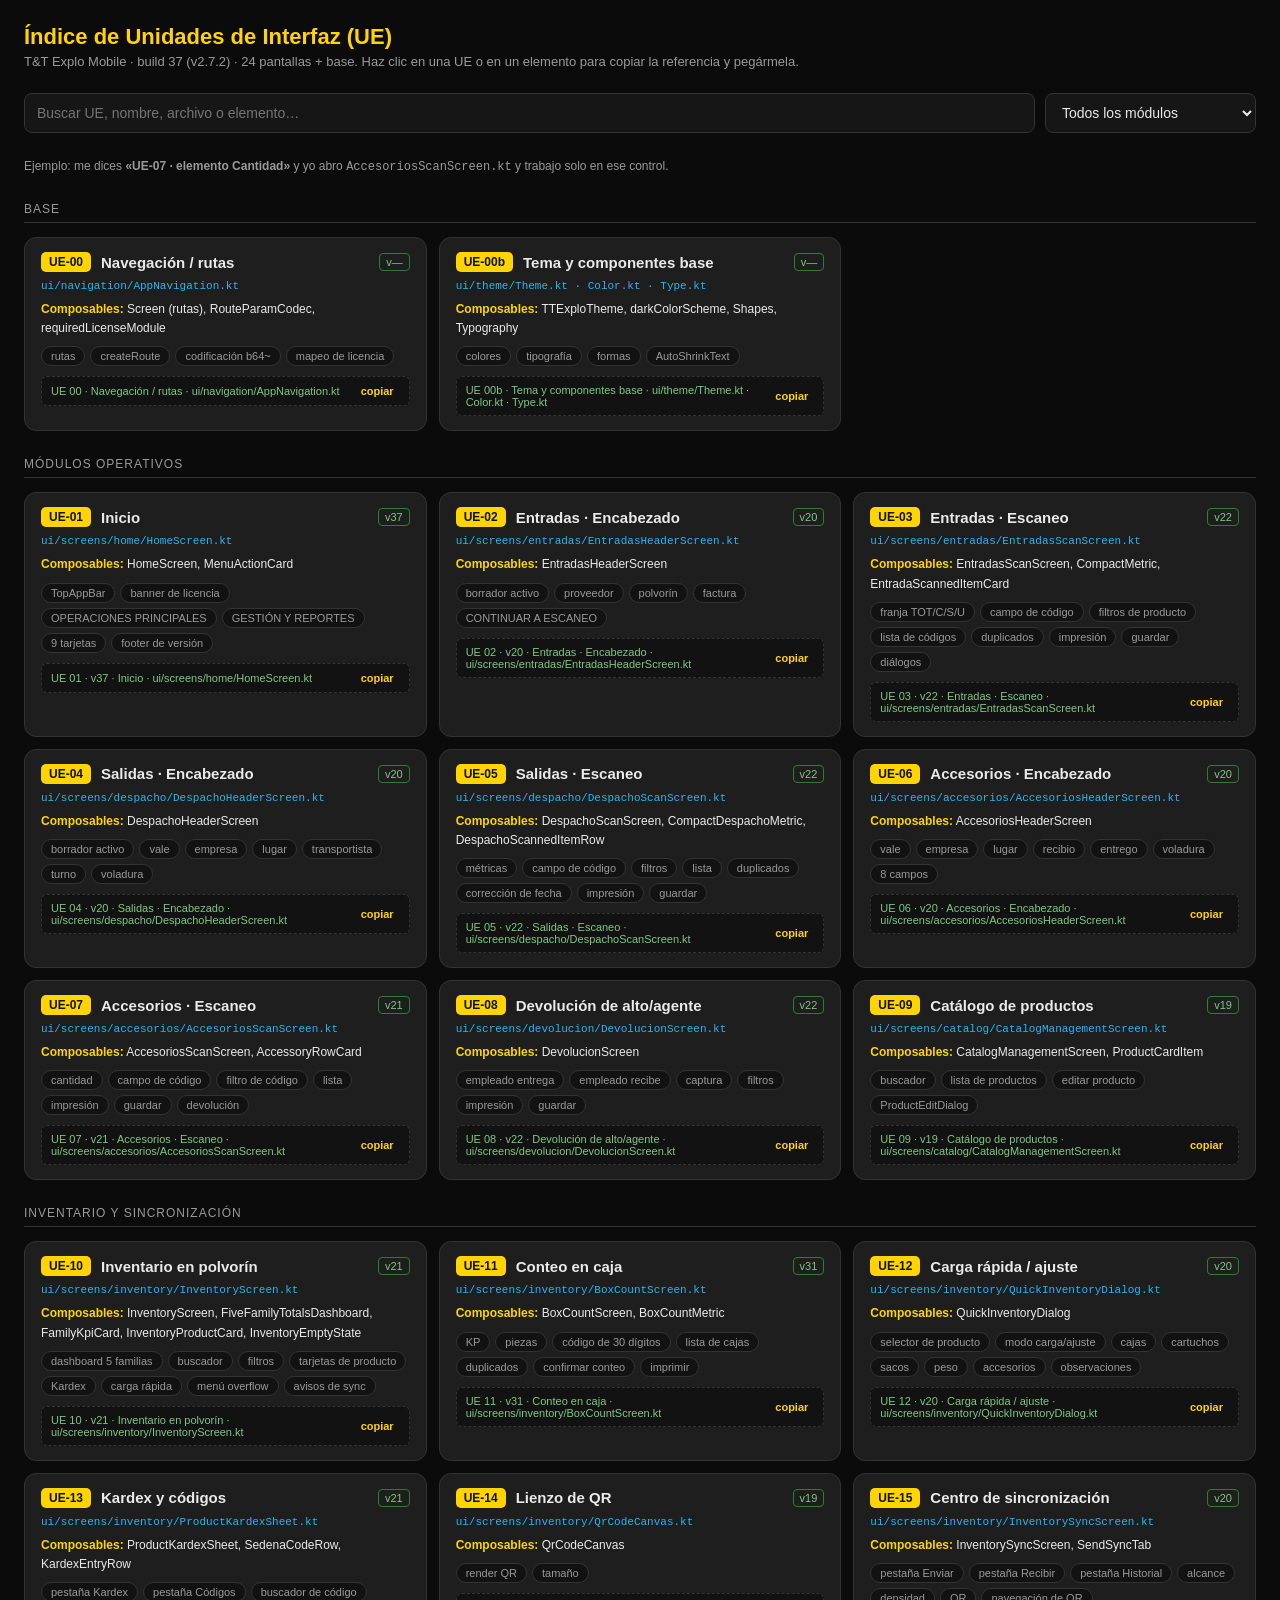
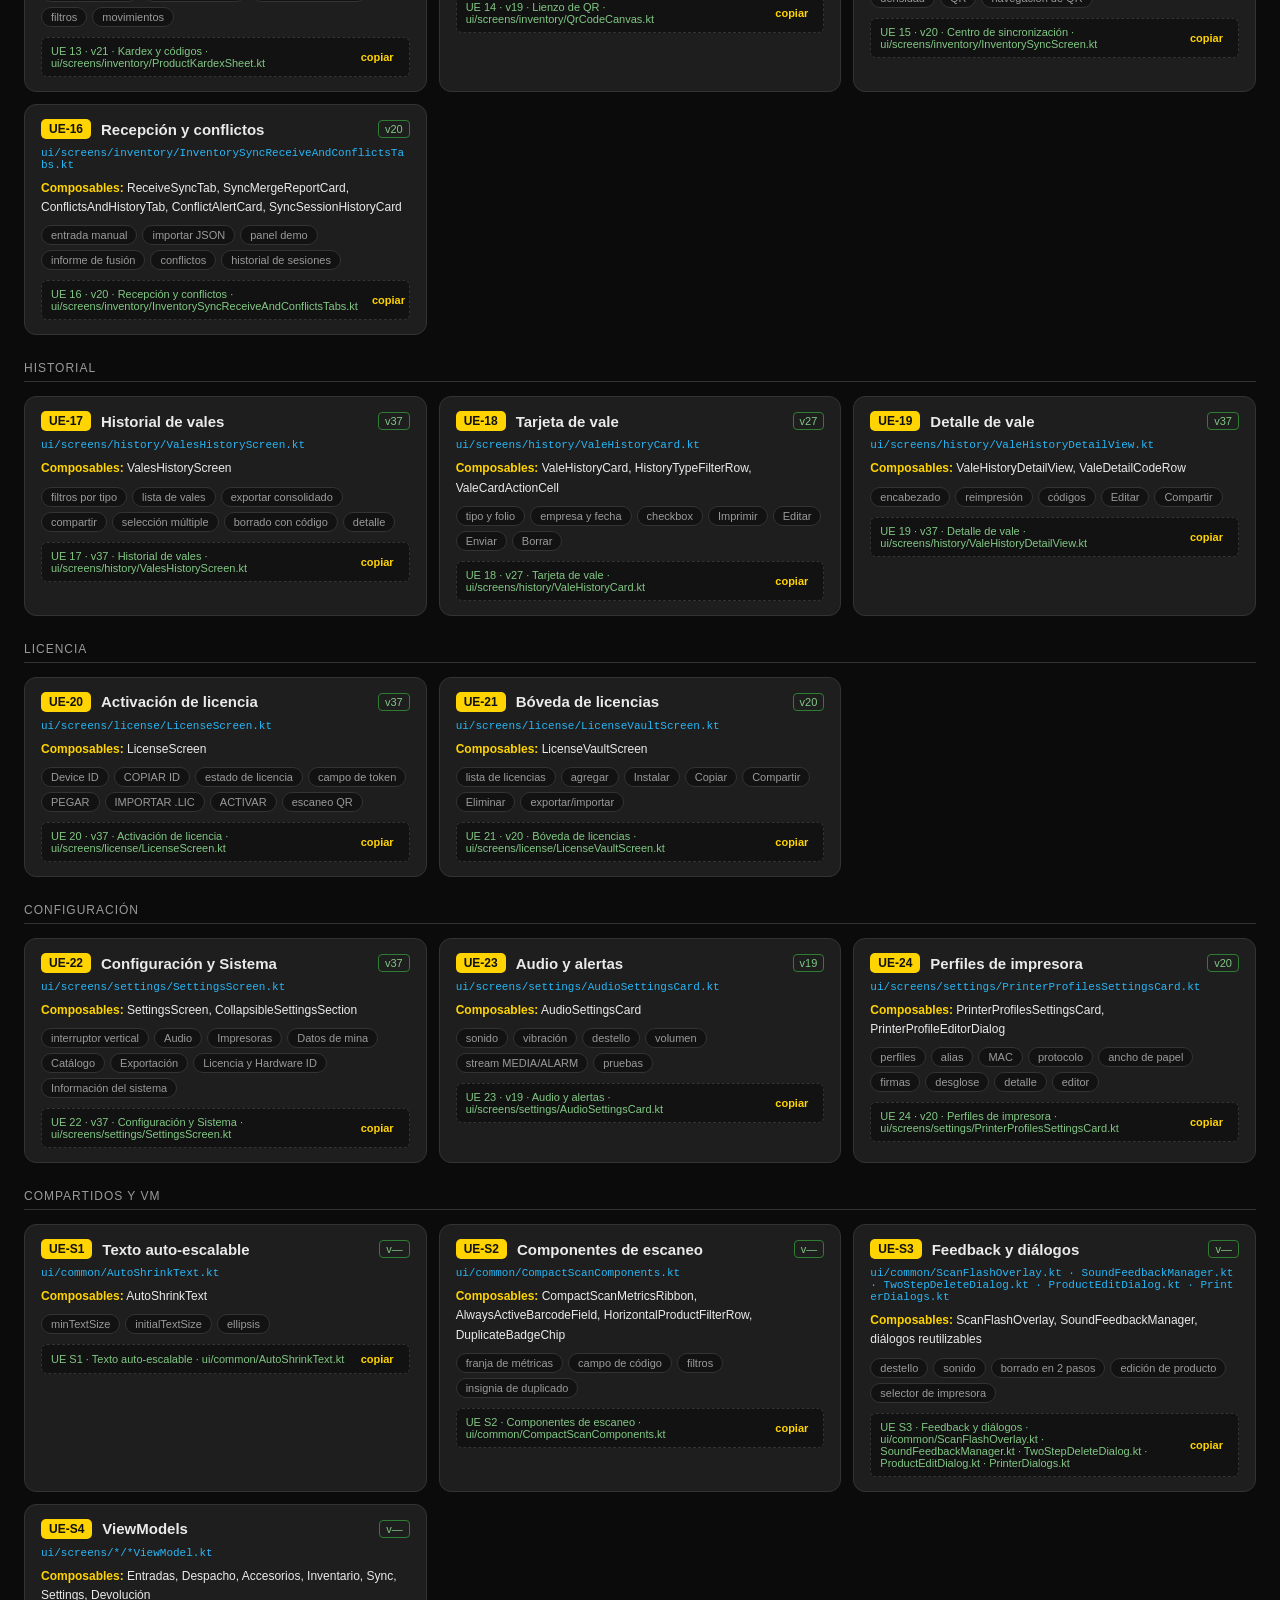
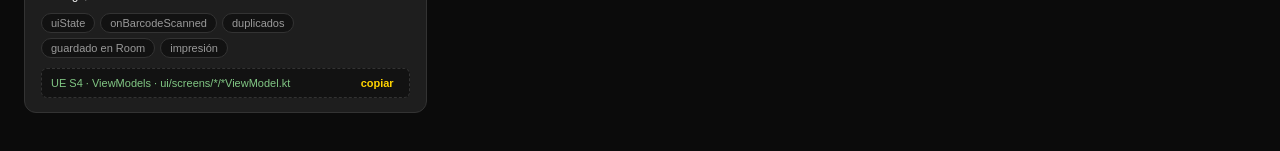
<file: docs/UI_INDEX.html>
<!DOCTYPE html>
<html lang="es">
<head>
<meta charset="utf-8">
<meta name="viewport" content="width=device-width, initial-scale=1">
<title>Índice de UEs — T&amp;T Explo Mobile</title>
<style>
  :root{--bg:#0b0b0b;--panel:#161616;--card:#1e1e1e;--line:#333;--yellow:#ffd400;--text:#eaeaea;--muted:#9a9a9a;--cyan:#29b6f6;--green:#81c784}
  *{box-sizing:border-box}
  body{margin:0;background:var(--bg);color:var(--text);font-family:-apple-system,"Segoe UI",Roboto,sans-serif;padding:24px}
  h1{color:var(--yellow);font-size:22px;margin:0 0 4px}
  .sub{color:var(--muted);font-size:13px;margin:0 0 16px}
  .toolbar{display:flex;gap:10px;flex-wrap:wrap;margin-bottom:18px;position:sticky;top:0;background:var(--bg);padding:8px 0;z-index:2}
  input[type=search],select{background:var(--panel);color:var(--text);border:1px solid var(--line);border-radius:8px;padding:10px 12px;font-size:14px;outline:none}
  input[type=search]{flex:1;min-width:220px}
  input[type=search]:focus,select:focus{border-color:var(--yellow)}
  .hint{color:var(--muted);font-size:12px;margin:0 0 14px}
  .grid{display:grid;grid-template-columns:repeat(auto-fill,minmax(390px,1fr));gap:12px}
  .ue{background:var(--card);border:1px solid var(--line);border-radius:12px;padding:14px 16px;cursor:pointer;transition:border-color .15s}
  .ue:hover{border-color:var(--yellow)}
  .ue .top{display:flex;align-items:center;gap:10px;margin-bottom:8px}
  .id{background:var(--yellow);color:#111;font-weight:800;font-size:12px;padding:3px 8px;border-radius:5px;white-space:nowrap}
  .name{font-size:15px;font-weight:700;flex:1}
  .build{font-size:11px;color:var(--green);border:1px solid #2e7d32;border-radius:4px;padding:2px 6px}
  .file{font-family:monospace;font-size:11px;color:var(--cyan);word-break:break-all;margin-bottom:8px}
  .comps{font-size:12px;color:var(--text);line-height:1.6}
  .comps b{color:var(--yellow);font-weight:600}
  .elems{margin-top:8px;display:flex;flex-wrap:wrap;gap:5px}
  .el{font-size:11px;background:#121212;border:1px solid var(--line);border-radius:12px;padding:3px 9px;color:var(--muted);cursor:pointer}
  .el:hover{border-color:var(--yellow);color:var(--text)}
  .ref{margin-top:10px;font-size:11px;background:#121212;border:1px dashed var(--line);border-radius:6px;padding:7px 9px;color:var(--green);display:flex;justify-content:space-between;gap:8px;align-items:center}
  .ref button{background:none;border:none;color:var(--yellow);font-size:11px;cursor:pointer;font-weight:bold}
  .group{grid-column:1/-1;color:var(--muted);font-size:12px;letter-spacing:1px;text-transform:uppercase;margin:14px 0 2px;border-bottom:1px solid var(--line);padding-bottom:6px}
  .small{font-size:11px;color:var(--muted)}
  #toast{position:fixed;bottom:22px;left:50%;transform:translateX(-50%);background:var(--yellow);color:#111;padding:10px 18px;border-radius:8px;font-weight:bold;font-size:13px;opacity:0;transition:opacity .2s;pointer-events:none}
  #toast.show{opacity:1}
</style>
</head>
<body>
  <h1>Índice de Unidades de Interfaz (UE)</h1>
  <p class="sub">T&amp;T Explo Mobile · build 37 (v2.7.2) · 24 pantallas + base. Haz clic en una UE o en un elemento para copiar la referencia y pegármela.</p>
  <div class="toolbar">
    <input id="q" type="search" placeholder="Buscar UE, nombre, archivo o elemento…">
    <select id="group">
      <option value="">Todos los módulos</option>
      <option value="base">Base</option>
      <option value="oper">Operativos</option>
      <option value="inv">Inventario y sincronización</option>
      <option value="hist">Historial</option>
      <option value="lic">Licencia</option>
      <option value="set">Configuración</option>
      <option value="share">Compartidos / VM</option>
    </select>
  </div>
  <p class="hint">Ejemplo: me dices <b>«UE-07 · elemento Cantidad»</b> y yo abro <code>AccesoriosScanScreen.kt</code> y trabajo solo en ese control.</p>
  <div class="grid" id="grid"></div>
  <div id="toast">Referencia copiada</div>

<script>
const UES=[
 {id:'UE-00',g:'base',name:'Navegación / rutas',file:'ui/navigation/AppNavigation.kt',build:'—',comps:'Screen (rutas), RouteParamCodec, requiredLicenseModule',els:['rutas','createRoute','codificación b64~','mapeo de licencia']},
 {id:'UE-00b',g:'base',name:'Tema y componentes base',file:'ui/theme/Theme.kt · Color.kt · Type.kt',build:'—',comps:'TTExploTheme, darkColorScheme, Shapes, Typography',els:['colores','tipografía','formas','AutoShrinkText']},
 {id:'UE-01',g:'oper',name:'Inicio',file:'ui/screens/home/HomeScreen.kt',build:37,comps:'HomeScreen, MenuActionCard',els:['TopAppBar','banner de licencia','OPERACIONES PRINCIPALES','GESTIÓN Y REPORTES','9 tarjetas','footer de versión']},
 {id:'UE-02',g:'oper',name:'Entradas · Encabezado',file:'ui/screens/entradas/EntradasHeaderScreen.kt',build:20,comps:'EntradasHeaderScreen',els:['borrador activo','proveedor','polvorín','factura','CONTINUAR A ESCANEO']},
 {id:'UE-03',g:'oper',name:'Entradas · Escaneo',file:'ui/screens/entradas/EntradasScanScreen.kt',build:22,comps:'EntradasScanScreen, CompactMetric, EntradaScannedItemCard',els:['franja TOT/C/S/U','campo de código','filtros de producto','lista de códigos','duplicados','impresión','guardar','diálogos']},
 {id:'UE-04',g:'oper',name:'Salidas · Encabezado',file:'ui/screens/despacho/DespachoHeaderScreen.kt',build:20,comps:'DespachoHeaderScreen',els:['borrador activo','vale','empresa','lugar','transportista','turno','voladura']},
 {id:'UE-05',g:'oper',name:'Salidas · Escaneo',file:'ui/screens/despacho/DespachoScanScreen.kt',build:22,comps:'DespachoScanScreen, CompactDespachoMetric, DespachoScannedItemRow',els:['métricas','campo de código','filtros','lista','duplicados','corrección de fecha','impresión','guardar']},
 {id:'UE-06',g:'oper',name:'Accesorios · Encabezado',file:'ui/screens/accesorios/AccesoriosHeaderScreen.kt',build:20,comps:'AccesoriosHeaderScreen',els:['vale','empresa','lugar','recibio','entrego','voladura','8 campos']},
 {id:'UE-07',g:'oper',name:'Accesorios · Escaneo',file:'ui/screens/accesorios/AccesoriosScanScreen.kt',build:21,comps:'AccesoriosScanScreen, AccessoryRowCard',els:['cantidad','campo de código','filtro de código','lista','impresión','guardar','devolución']},
 {id:'UE-08',g:'oper',name:'Devolución de alto/agente',file:'ui/screens/devolucion/DevolucionScreen.kt',build:22,comps:'DevolucionScreen',els:['empleado entrega','empleado recibe','captura','filtros','impresión','guardar']},
 {id:'UE-09',g:'oper',name:'Catálogo de productos',file:'ui/screens/catalog/CatalogManagementScreen.kt',build:19,comps:'CatalogManagementScreen, ProductCardItem',els:['buscador','lista de productos','editar producto','ProductEditDialog']},
 {id:'UE-10',g:'inv',name:'Inventario en polvorín',file:'ui/screens/inventory/InventoryScreen.kt',build:21,comps:'InventoryScreen, FiveFamilyTotalsDashboard, FamilyKpiCard, InventoryProductCard, InventoryEmptyState',els:['dashboard 5 familias','buscador','filtros','tarjetas de producto','Kardex','carga rápida','menú overflow','avisos de sync']},
 {id:'UE-11',g:'inv',name:'Conteo en caja',file:'ui/screens/inventory/BoxCountScreen.kt',build:31,comps:'BoxCountScreen, BoxCountMetric',els:['KP','piezas','código de 30 dígitos','lista de cajas','duplicados','confirmar conteo','imprimir']},
 {id:'UE-12',g:'inv',name:'Carga rápida / ajuste',file:'ui/screens/inventory/QuickInventoryDialog.kt',build:20,comps:'QuickInventoryDialog',els:['selector de producto','modo carga/ajuste','cajas','cartuchos','sacos','peso','accesorios','observaciones']},
 {id:'UE-13',g:'inv',name:'Kardex y códigos',file:'ui/screens/inventory/ProductKardexSheet.kt',build:21,comps:'ProductKardexSheet, SedenaCodeRow, KardexEntryRow',els:['pestaña Kardex','pestaña Códigos','buscador de código','filtros','movimientos']},
 {id:'UE-14',g:'inv',name:'Lienzo de QR',file:'ui/screens/inventory/QrCodeCanvas.kt',build:19,comps:'QrCodeCanvas',els:['render QR','tamaño']},
 {id:'UE-15',g:'inv',name:'Centro de sincronización',file:'ui/screens/inventory/InventorySyncScreen.kt',build:20,comps:'InventorySyncScreen, SendSyncTab',els:['pestaña Enviar','pestaña Recibir','pestaña Historial','alcance','densidad','QR','navegación de QR']},
 {id:'UE-16',g:'inv',name:'Recepción y conflictos',file:'ui/screens/inventory/InventorySyncReceiveAndConflictsTabs.kt',build:20,comps:'ReceiveSyncTab, SyncMergeReportCard, ConflictsAndHistoryTab, ConflictAlertCard, SyncSessionHistoryCard',els:['entrada manual','importar JSON','panel demo','informe de fusión','conflictos','historial de sesiones']},
 {id:'UE-17',g:'hist',name:'Historial de vales',file:'ui/screens/history/ValesHistoryScreen.kt',build:37,comps:'ValesHistoryScreen',els:['filtros por tipo','lista de vales','exportar consolidado','compartir','selección múltiple','borrado con código','detalle']},
 {id:'UE-18',g:'hist',name:'Tarjeta de vale',file:'ui/screens/history/ValeHistoryCard.kt',build:27,comps:'ValeHistoryCard, HistoryTypeFilterRow, ValeCardActionCell',els:['tipo y folio','empresa y fecha','checkbox','Imprimir','Editar','Enviar','Borrar']},
 {id:'UE-19',g:'hist',name:'Detalle de vale',file:'ui/screens/history/ValeHistoryDetailView.kt',build:37,comps:'ValeHistoryDetailView, ValeDetailCodeRow',els:['encabezado','reimpresión','códigos','Editar','Compartir']},
 {id:'UE-20',g:'lic',name:'Activación de licencia',file:'ui/screens/license/LicenseScreen.kt',build:37,comps:'LicenseScreen',els:['Device ID','COPIAR ID','estado de licencia','campo de token','PEGAR','IMPORTAR .LIC','ACTIVAR','escaneo QR']},
 {id:'UE-21',g:'lic',name:'Bóveda de licencias',file:'ui/screens/license/LicenseVaultScreen.kt',build:20,comps:'LicenseVaultScreen',els:['lista de licencias','agregar','Instalar','Copiar','Compartir','Eliminar','exportar/importar']},
 {id:'UE-22',g:'set',name:'Configuración y Sistema',file:'ui/screens/settings/SettingsScreen.kt',build:37,comps:'SettingsScreen, CollapsibleSettingsSection',els:['interruptor vertical','Audio','Impresoras','Datos de mina','Catálogo','Exportación','Licencia y Hardware ID','Información del sistema']},
 {id:'UE-23',g:'set',name:'Audio y alertas',file:'ui/screens/settings/AudioSettingsCard.kt',build:19,comps:'AudioSettingsCard',els:['sonido','vibración','destello','volumen','stream MEDIA/ALARM','pruebas']},
 {id:'UE-24',g:'set',name:'Perfiles de impresora',file:'ui/screens/settings/PrinterProfilesSettingsCard.kt',build:20,comps:'PrinterProfilesSettingsCard, PrinterProfileEditorDialog',els:['perfiles','alias','MAC','protocolo','ancho de papel','firmas','desglose','detalle','editor']},
 {id:'UE-S1',g:'share',name:'Texto auto-escalable',file:'ui/common/AutoShrinkText.kt',build:'—',comps:'AutoShrinkText',els:['minTextSize','initialTextSize','ellipsis']},
 {id:'UE-S2',g:'share',name:'Componentes de escaneo',file:'ui/common/CompactScanComponents.kt',build:'—',comps:'CompactScanMetricsRibbon, AlwaysActiveBarcodeField, HorizontalProductFilterRow, DuplicateBadgeChip',els:['franja de métricas','campo de código','filtros','insignia de duplicado']},
 {id:'UE-S3',g:'share',name:'Feedback y diálogos',file:'ui/common/ScanFlashOverlay.kt · SoundFeedbackManager.kt · TwoStepDeleteDialog.kt · ProductEditDialog.kt · PrinterDialogs.kt',build:'—',comps:'ScanFlashOverlay, SoundFeedbackManager, diálogos reutilizables',els:['destello','sonido','borrado en 2 pasos','edición de producto','selector de impresora']},
 {id:'UE-S4',g:'share',name:'ViewModels',file:'ui/screens/*/*ViewModel.kt',build:'—',comps:'Entradas, Despacho, Accesorios, Inventario, Sync, Settings, Devolución',els:['uiState','onBarcodeScanned','duplicados','guardado en Room','impresión']}
];
const groups={base:'Base',oper:'Módulos operativos',inv:'Inventario y sincronización',hist:'Historial',lic:'Licencia',set:'Configuración',share:'Compartidos y VM'};
const grid=document.getElementById('grid'),q=document.getElementById('q'),sel=document.getElementById('group'),toast=document.getElementById('toast');
function ref(u,el){return 'UE '+u.id.replace('UE-','')+(u.build!=='—'?' · v'+u.build:'')+' · '+u.name+(el?' · elemento '+el:'')+' · '+u.file}
function copy(t){navigator.clipboard.writeText(t).then(()=>{toast.textContent='Copiado: '+t;toast.classList.add('show');setTimeout(()=>toast.classList.remove('show'),2200)})}
function render(){
  const term=q.value.toLowerCase().trim(),g=sel.value;
  grid.innerHTML='';let lastG=null;
  UES.filter(u=>(!g||u.g===g)&&(!term||(u.id+' '+u.name+' '+u.file+' '+u.comps+' '+u.els.join(' ')).toLowerCase().includes(term))).forEach(u=>{
    if(u.g!==lastG){lastG=u.g;const d=document.createElement('div');d.className='group';d.textContent=groups[u.g];grid.appendChild(d)}
    const c=document.createElement('div');c.className='ue';
    c.innerHTML='<div class="top"><span class="id">'+u.id+'</span><span class="name">'+u.name+'</span><span class="build">v'+u.build+'</span></div>'+
      '<div class="file">'+u.file+'</div><div class="comps"><b>Composables:</b> '+u.comps+'</div>'+
      '<div class="elems">'+u.els.map(e=>'<span class="el">'+e+'</span>').join('')+'</div>'+
      '<div class="ref"><span>'+ref(u)+'</span><button>copiar</button></div>';
    c.onclick=ev=>{if(ev.target.tagName==='BUTTON'){copy(ref(u));return}if(ev.target.classList.contains('el')){copy(ref(u,ev.target.textContent));return}copy(ref(u))};
    grid.appendChild(c)
  })
}
q.oninput=render;sel.onchange=render;render();
</script>
</body>
</html>
</file>
